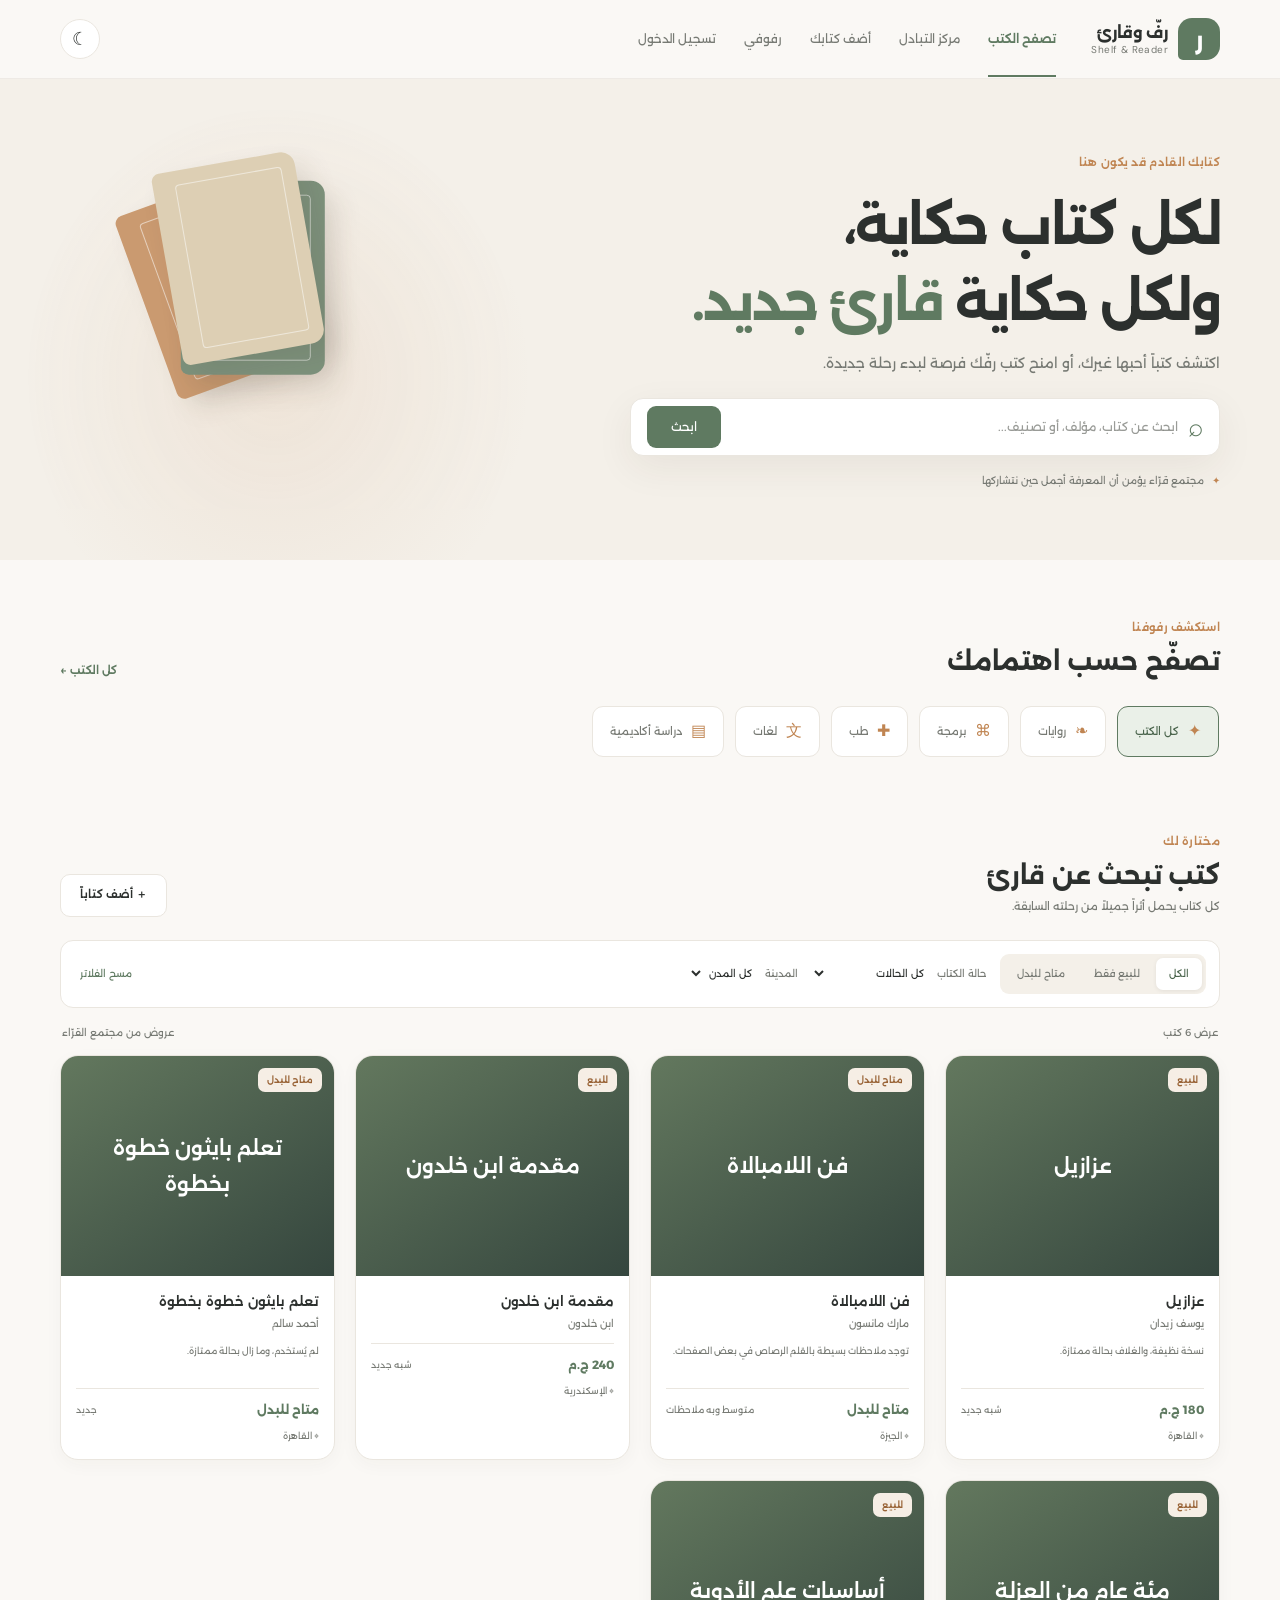
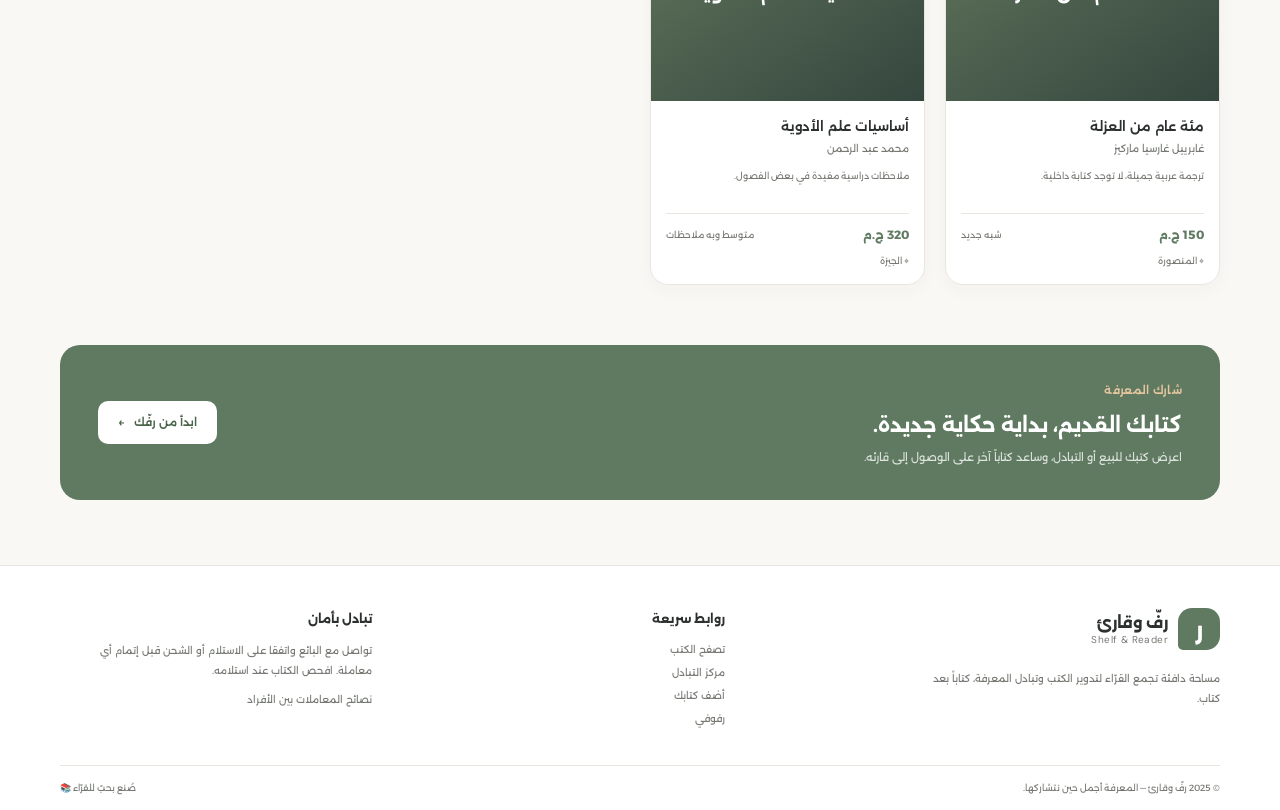
<file: index.html>
<!doctype html>
<html lang="ar" dir="rtl">
<head>
  <meta charset="utf-8">
  <meta name="viewport" content="width=device-width, initial-scale=1">
  <meta name="description" content="رفّ وقارئ، سوق مجتمعي لبيع الكتب المستعملة وتبادلها بين القراء والطلبة.">
  <title>رفّ وقارئ | كتب تستحق قارئاً جديداً</title>
  <link rel="stylesheet" href="css/style.css">
  <script src="js/app.js" defer></script>
</head>
<body data-page="home">
  <header class="site-header">
    <div class="container header-inner">
      <a class="brand" href="index.html" aria-label="رفّ وقارئ - الرئيسية"><span class="brand-mark" aria-hidden="true">ر</span><span><strong>رفّ وقارئ</strong><small>Shelf &amp; Reader</small></span></a>
      <button class="menu-toggle" type="button" aria-expanded="false" aria-label="فتح قائمة التنقل">☰</button>
      <nav class="main-nav" aria-label="التنقل الرئيسي">
        <a class="active" href="index.html">تصفح الكتب</a><a href="trade-center.html">مركز التبادل</a><a href="add-book.html">أضف كتابك</a><a href="my-shelf.html">رفوفي</a><a class="auth-nav-link" href="login.html">تسجيل الدخول</a>
      </nav>
      <button class="theme-toggle" type="button" aria-label="تفعيل الوضع الليلي" title="تبديل الوضع"><span aria-hidden="true">☾</span></button>
    </div>
  </header>
  <main>
    <section class="hero">
      <div class="container hero-content">
        <span class="eyebrow">كتابك القادم قد يكون هنا</span>
        <h1>لكل كتاب حكاية،<br>ولكل حكاية <em>قارئ جديد.</em></h1>
        <p>اكتشف كتباً أحبها غيرك، أو امنح كتب رفّك فرصة لبدء رحلة جديدة.</p>
        <form class="search-bar" role="search" id="search-form"><label class="sr-only" for="book-search">ابحث عن كتاب أو مؤلف</label><span aria-hidden="true">⌕</span><input id="book-search" type="search" placeholder="ابحث عن كتاب، مؤلف، أو تصنيف..."><button type="submit">ابحث</button></form>
        <div class="hero-note"><span aria-hidden="true">✦</span> مجتمع قرّاء يؤمن أن المعرفة أجمل حين نتشاركها</div>
      </div>
      <div class="hero-decoration" aria-hidden="true"><div class="book-stack"><span></span><span></span><span></span></div></div>
    </section>
    <section class="container section-block">
      <div class="section-heading"><div><span class="eyebrow">استكشف رفوفنا</span><h2>تصفّح حسب اهتمامك</h2></div><a class="text-link" href="#books-grid">كل الكتب <span aria-hidden="true">←</span></a></div>
      <div class="category-list" aria-label="الأقسام">
        <button class="category-chip active" type="button" data-category="الكل"><span>✦</span> كل الكتب</button>
        <button class="category-chip" type="button" data-category="روايات"><span>❧</span> روايات</button>
        <button class="category-chip" type="button" data-category="برمجة"><span>⌘</span> برمجة</button>
        <button class="category-chip" type="button" data-category="طب"><span>✚</span> طب</button>
        <button class="category-chip" type="button" data-category="لغات"><span>文</span> لغات</button>
        <button class="category-chip" type="button" data-category="دراسة أكاديمية"><span>▤</span> دراسة أكاديمية</button>
      </div>
    </section>
    <section class="container section-block listings-section" id="books">
      <div class="section-heading"><div><span class="eyebrow">مختارة لك</span><h2>كتب تبحث عن قارئ</h2><p class="muted">كل كتاب يحمل أثراً جميلاً من رحلته السابقة.</p></div><a class="button button-outline" href="add-book.html">＋ أضف كتاباً</a></div>
      <div class="filters-panel">
        <div class="segmented-filter" role="group" aria-label="نوع العرض">
          <button type="button" class="filter-option active" data-type="all">الكل</button><button type="button" class="filter-option" data-type="sale">للبيع فقط</button><button type="button" class="filter-option" data-type="trade">متاح للبدل</button>
        </div>
        <label class="filter-select">حالة الكتاب<select id="condition-filter"><option value="">كل الحالات</option><option>جديد</option><option>شبه جديد</option><option>متوسط وبه ملاحظات</option></select></label>
        <label class="filter-select">المدينة<select id="city-filter"><option value="">كل المدن</option><option>القاهرة</option><option>الجيزة</option><option>الإسكندرية</option><option>المنصورة</option><option>أخرى</option></select></label>
        <button class="clear-filters" id="clear-filters" type="button">مسح الفلاتر</button>
      </div>
      <div class="results-line"><span id="results-count" aria-live="polite"></span><span class="sort-note">عروض من مجتمع القرّاء</span></div>
      <div class="books-grid" id="books-grid" aria-live="polite"></div>
      <div class="empty-state hidden" id="empty-state"><span aria-hidden="true">⌕</span><h3>لم نعثر على كتب بهذه المواصفات</h3><p>جرّب تغيير كلمات البحث أو الفلاتر.</p><button class="button button-outline" id="empty-clear" type="button">عرض كل الكتب</button></div>
    </section>
    <section class="community-banner container"><div><span class="eyebrow">شارك المعرفة</span><h2>كتابك القديم، بداية حكاية جديدة.</h2><p>اعرض كتبك للبيع أو التبادل، وساعد كتاباً آخر على الوصول إلى قارئه.</p></div><a class="button button-light" href="add-book.html">ابدأ من رفّك <span aria-hidden="true">←</span></a></section>
  </main>
  <footer class="site-footer">
    <div class="container footer-grid"><div class="footer-about"><a class="brand brand-footer" href="index.html"><span class="brand-mark" aria-hidden="true">ر</span><span><strong>رفّ وقارئ</strong><small>Shelf &amp; Reader</small></span></a><p>مساحة دافئة تجمع القرّاء لتدوير الكتب وتبادل المعرفة، كتاباً بعد كتاب.</p></div><div><h2>روابط سريعة</h2><a href="index.html">تصفح الكتب</a><a href="trade-center.html">مركز التبادل</a><a href="add-book.html">أضف كتابك</a><a href="my-shelf.html">رفوفي</a></div><div><h2>تبادل بأمان</h2><p>تواصل مع البائع واتفقا على الاستلام أو الشحن قبل إتمام أي معاملة. افحص الكتاب عند استلامه.</p><a href="book-details.html">نصائح المعاملات بين الأفراد</a></div></div>
    <div class="container footer-bottom"><span>© 2025 رفّ وقارئ — المعرفة أجمل حين نتشاركها.</span><span>صُنع بحبّ للقرّاء 📚</span></div>
  </footer>
</body>
</html>
</file>
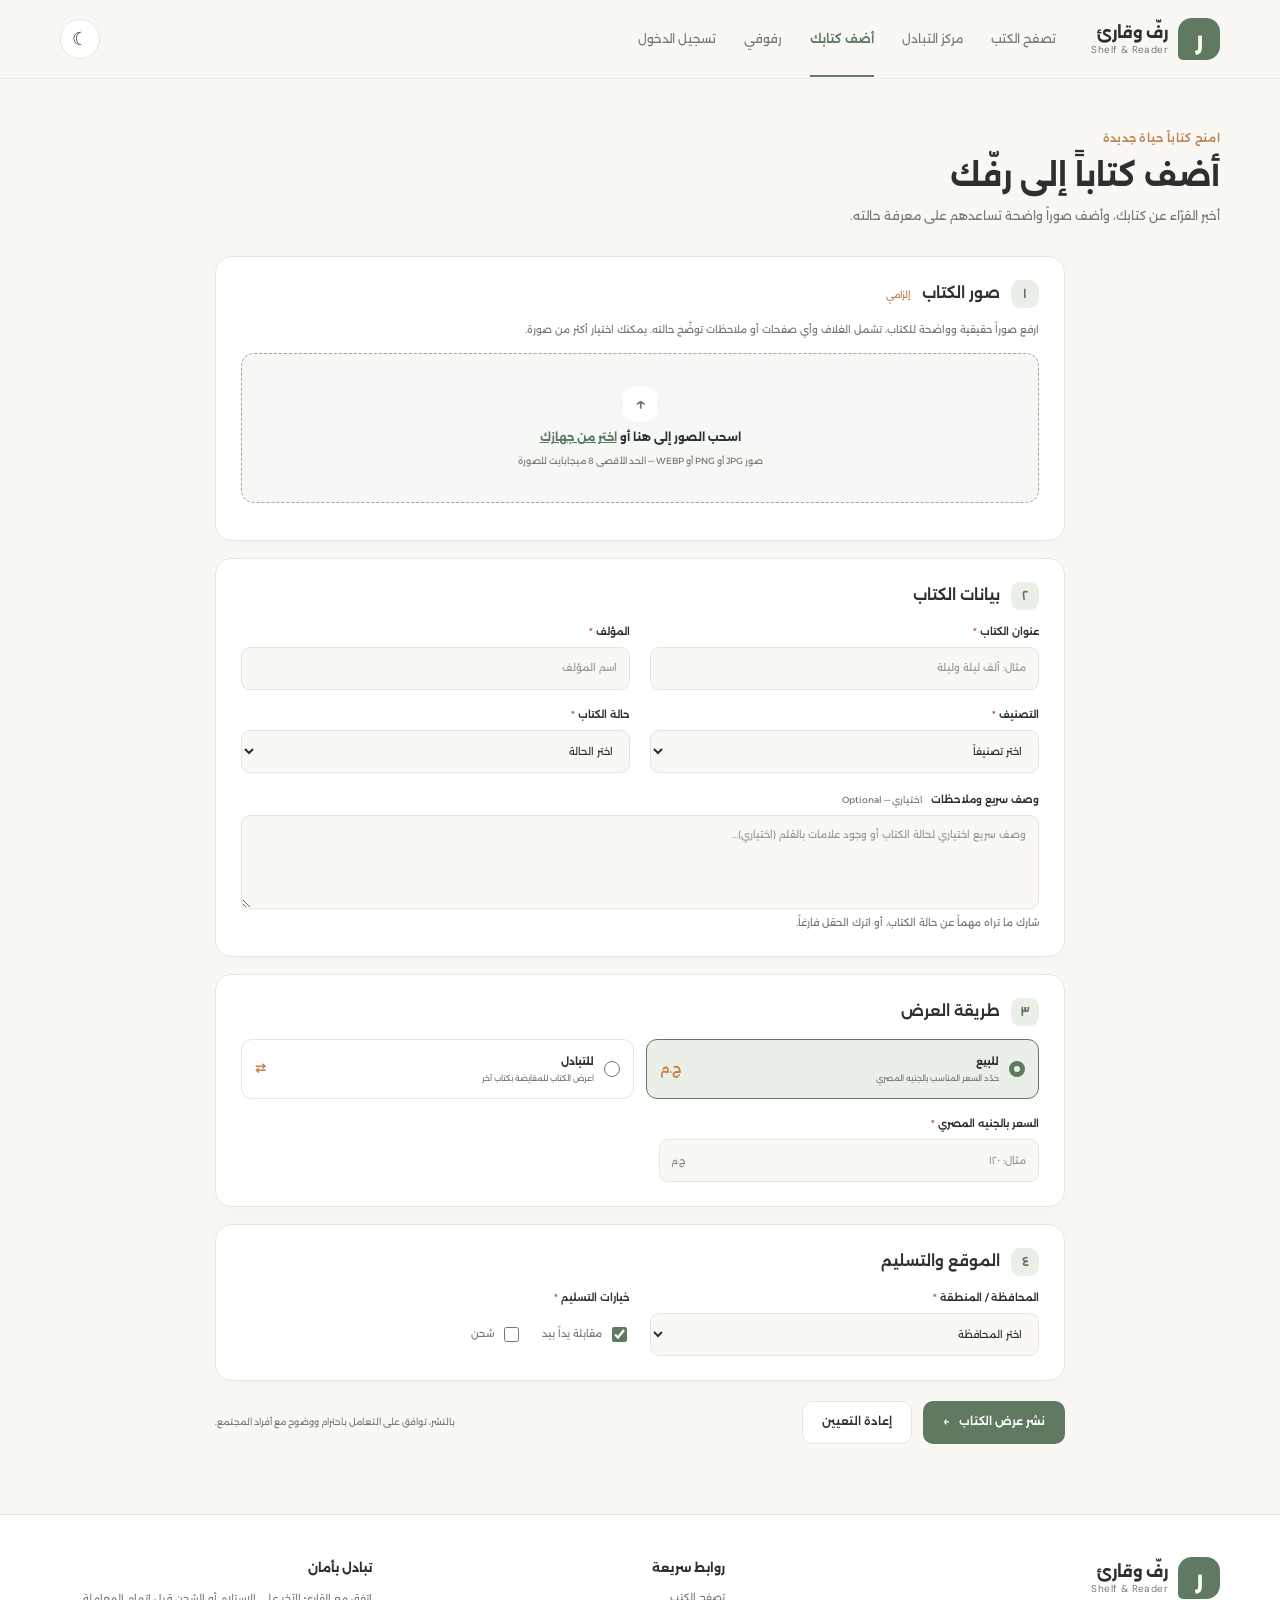
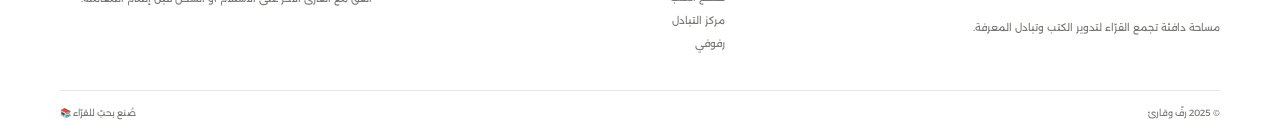
<file: add-book.html>
<!doctype html>
<html lang="ar" dir="rtl">
<head>
  <meta charset="utf-8"><meta name="viewport" content="width=device-width, initial-scale=1">
  <meta name="description" content="أضف كتاباً إلى رفّ وقارئ للبيع أو التبادل.">
  <title>أضف كتابك | رفّ وقارئ</title><link rel="stylesheet" href="css/style.css"><script src="js/app.js" defer></script>
</head>
<body data-page="add">
  <header class="site-header"><div class="container header-inner">
    <a class="brand" href="index.html" aria-label="رفّ وقارئ - الرئيسية"><span class="brand-mark" aria-hidden="true">ر</span><span><strong>رفّ وقارئ</strong><small>Shelf &amp; Reader</small></span></a><button class="menu-toggle" type="button" aria-expanded="false" aria-label="فتح قائمة التنقل">☰</button>
    <nav class="main-nav" aria-label="التنقل الرئيسي"><a href="index.html">تصفح الكتب</a><a href="trade-center.html">مركز التبادل</a><a class="active" href="add-book.html">أضف كتابك</a><a href="my-shelf.html">رفوفي</a><a class="auth-nav-link" href="login.html">تسجيل الدخول</a></nav><button class="theme-toggle" type="button" aria-label="تفعيل الوضع الليلي" title="تبديل الوضع"><span aria-hidden="true">☾</span></button>
  </div></header>
  <main class="container page-main">
    <div class="page-intro"><span class="eyebrow">امنح كتاباً حياة جديدة</span><h1>أضف كتاباً إلى رفّك</h1><p>أخبر القرّاء عن كتابك، وأضف صوراً واضحة تساعدهم على معرفة حالته.</p></div>
    <form class="listing-form" id="add-book-form" novalidate>
      <fieldset class="form-section">
        <legend><span class="step-number">١</span> صور الكتاب <span class="required-label">إلزامي</span></legend>
        <p class="field-help">ارفع صوراً حقيقية وواضحة للكتاب، تشمل الغلاف وأي صفحات أو ملاحظات توضّح حالته. يمكنك اختيار أكثر من صورة.</p>
        <label class="upload-zone" for="book-images" id="upload-zone"><span class="upload-icon" aria-hidden="true">↑</span><strong>اسحب الصور إلى هنا أو <span>اختر من جهازك</span></strong><small>صور JPG أو PNG أو WEBP — الحد الأقصى 8 ميجابايت للصورة</small></label>
        <input class="sr-only file-input" type="file" id="book-images" accept="image/*" multiple required>
        <p class="field-error hidden" id="images-error" role="alert">يرجى رفع صورة واحدة على الأقل للكتاب.</p>
        <div class="image-previews" id="image-previews" aria-live="polite"></div>
      </fieldset>
      <fieldset class="form-section">
        <legend><span class="step-number">٢</span> بيانات الكتاب</legend>
        <div class="form-grid">
          <div class="field"><label for="book-title">عنوان الكتاب <span class="required">*</span></label><input id="book-title" name="title" type="text" required maxlength="100" placeholder="مثال: ألف ليلة وليلة"><span class="field-error hidden">أدخل عنوان الكتاب.</span></div>
          <div class="field"><label for="book-author">المؤلف <span class="required">*</span></label><input id="book-author" name="author" type="text" required maxlength="80" placeholder="اسم المؤلف"><span class="field-error hidden">أدخل اسم المؤلف.</span></div>
          <div class="field"><label for="book-category">التصنيف <span class="required">*</span></label><select id="book-category" name="category" required><option value="">اختر تصنيفاً</option><option>روايات</option><option>برمجة</option><option>طب</option><option>لغات</option><option>دراسة أكاديمية</option><option>أخرى</option></select><span class="field-error hidden">اختر تصنيف الكتاب.</span></div>
          <div class="field"><label for="book-condition">حالة الكتاب <span class="required">*</span></label><select id="book-condition" name="condition" required><option value="">اختر الحالة</option><option>جديد</option><option>شبه جديد</option><option>متوسط وبه ملاحظات</option></select><span class="field-error hidden">اختر حالة الكتاب.</span></div>
        </div>
        <div class="field field-spaced"><label for="book-notes">وصف سريع وملاحظات <span class="optional-label">اختياري — Optional</span></label><textarea id="book-notes" name="notes" rows="4" maxlength="500" placeholder="وصف سريع اختياري لحالة الكتاب أو وجود علامات بالقلم (اختياري)..."></textarea><small class="field-help">شارك ما تراه مهماً عن حالة الكتاب، أو اترك الحقل فارغاً.</small></div>
      </fieldset>
      <fieldset class="form-section">
        <legend><span class="step-number">٣</span> طريقة العرض</legend>
        <div class="transaction-options" role="group" aria-label="نوع المعاملة">
          <label class="transaction-card"><input type="radio" name="transaction" value="sale" checked><span class="radio-custom"></span><span><strong>للبيع</strong><small>حدّد السعر المناسب بالجنيه المصري</small></span><span aria-hidden="true">ج.م</span></label>
          <label class="transaction-card"><input type="radio" name="transaction" value="trade"><span class="radio-custom"></span><span><strong>للتبادل</strong><small>اعرض الكتاب للمقايضة بكتاب آخر</small></span><span aria-hidden="true">⇄</span></label>
        </div>
        <div class="field transaction-field" id="price-field"><label for="book-price">السعر بالجنيه المصري <span class="required">*</span></label><div class="input-suffix"><input id="book-price" name="price" type="number" min="1" step="1" placeholder="مثال: ١٢٠"><span>ج.م</span></div><span class="field-error hidden">أدخل سعراً صحيحاً أكبر من صفر.</span></div>
        <div class="field transaction-field hidden" id="trade-field"><label for="trade-wanted">ما الكتب التي تقبلها كبديل؟ <span class="required">*</span></label><input id="trade-wanted" name="tradeWanted" type="text" maxlength="160" placeholder="مثال: روايات عربية أو كتب في علم النفس"><span class="field-error hidden">أخبر القرّاء بما تقبله كبديل.</span></div>
      </fieldset>
      <fieldset class="form-section">
        <legend><span class="step-number">٤</span> الموقع والتسليم</legend>
        <div class="form-grid">
          <div class="field"><label for="book-city">المحافظة / المنطقة <span class="required">*</span></label><select id="book-city" name="city" required><option value="">اختر المحافظة</option><option>القاهرة</option><option>الجيزة</option><option>الإسكندرية</option><option>المنصورة</option><option>أخرى</option></select><span class="field-error hidden">اختر المحافظة أو المنطقة.</span></div>
          <div class="field"><span class="field-label">خيارات التسليم <span class="required">*</span></span><div class="delivery-options"><label><input type="checkbox" name="delivery" value="مقابلة يداً بيد" checked> مقابلة يداً بيد</label><label><input type="checkbox" name="delivery" value="شحن"> شحن</label></div><span class="field-error hidden">اختر طريقة تسليم واحدة على الأقل.</span></div>
        </div>
      </fieldset>
      <div class="form-actions"><button class="button button-primary" type="submit">نشر عرض الكتاب <span aria-hidden="true">←</span></button><button class="button button-outline" type="reset">إعادة التعيين</button><span class="form-privacy">بالنشر، توافق على التعامل باحترام ووضوح مع أفراد المجتمع.</span></div>
    </form>
  </main>
  <footer class="site-footer"><div class="container footer-grid"><div class="footer-about"><a class="brand brand-footer" href="index.html"><span class="brand-mark" aria-hidden="true">ر</span><span><strong>رفّ وقارئ</strong><small>Shelf &amp; Reader</small></span></a><p>مساحة دافئة تجمع القرّاء لتدوير الكتب وتبادل المعرفة.</p></div><div><h2>روابط سريعة</h2><a href="index.html">تصفح الكتب</a><a href="trade-center.html">مركز التبادل</a><a href="my-shelf.html">رفوفي</a></div><div><h2>تبادل بأمان</h2><p>اتفق مع القارئ الآخر على الاستلام أو الشحن قبل إتمام المعاملة.</p></div></div><div class="container footer-bottom"><span>© 2025 رفّ وقارئ</span><span>صُنع بحبّ للقرّاء 📚</span></div></footer>
  <div class="toast" id="toast" role="status" aria-live="polite"></div>
</body>
</html>
</file>
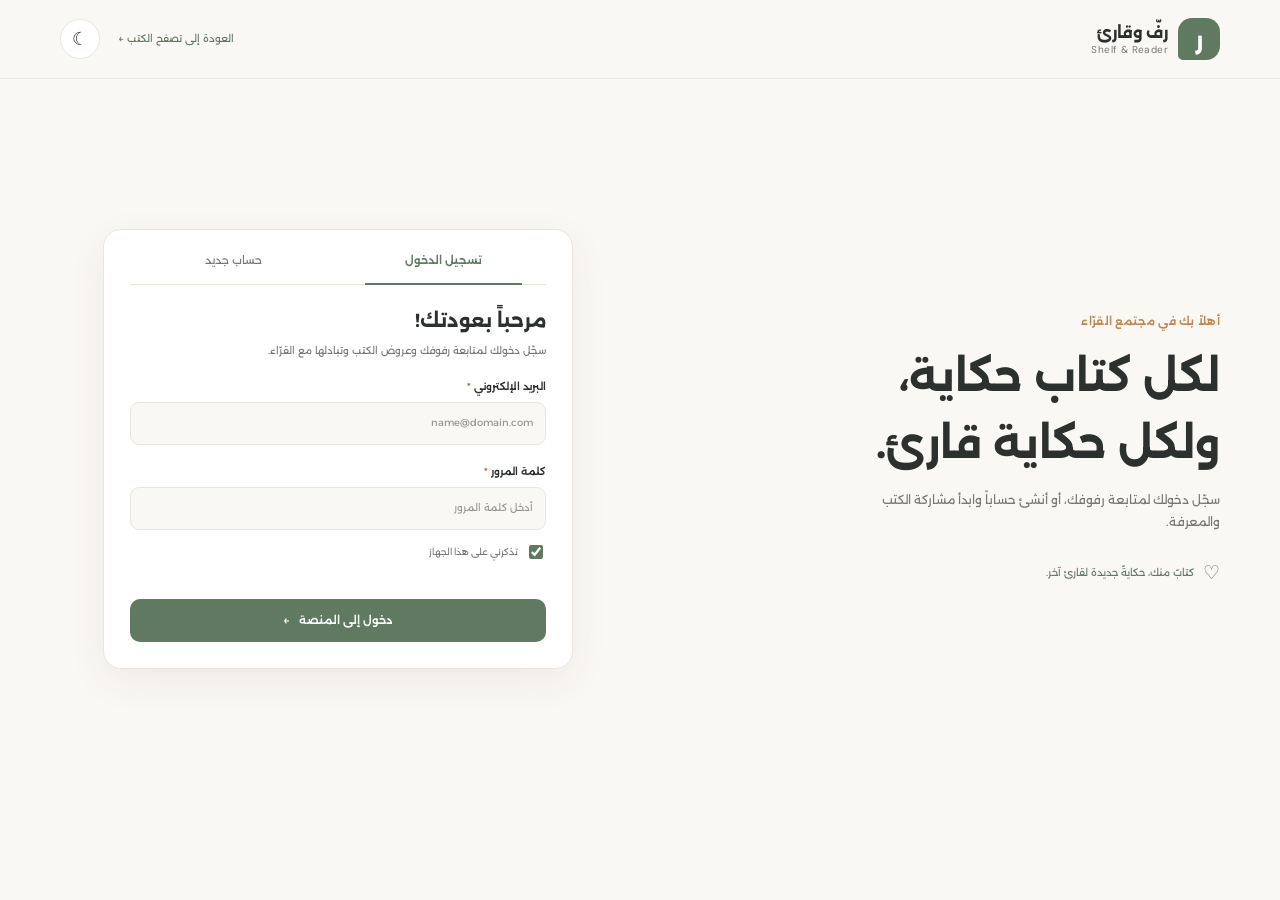
<file: login.html>
<!doctype html>
<html lang="ar" dir="rtl">
<head>
  <meta charset="utf-8">
  <meta name="viewport" content="width=device-width, initial-scale=1">
  <meta name="description" content="تسجيل الدخول وإنشاء حساب في منصة رفّ وقارئ.">
  <title>رفّ وقارئ | تسجيل الدخول وحساب جديد</title>
  <link rel="stylesheet" href="css/style.css">
  <script src="js/app.js" defer></script>
</head>
<body data-page="auth" class="auth-page">
  <header class="site-header">
    <div class="container header-inner auth-header-inner">
      <a class="brand" href="index.html" aria-label="رفّ وقارئ - الرئيسية"><span class="brand-mark" aria-hidden="true">ر</span><span><strong>رفّ وقارئ</strong><small>Shelf &amp; Reader</small></span></a>
      <a class="auth-home-link" href="index.html">العودة إلى تصفح الكتب <span aria-hidden="true">←</span></a>
      <button class="theme-toggle" type="button" aria-label="تفعيل الوضع الليلي" title="تبديل الوضع"><span aria-hidden="true">☾</span></button>
    </div>
  </header>

  <main class="container auth-wrapper">
    <div class="auth-aside">
      <span class="eyebrow">أهلاً بك في مجتمع القرّاء</span>
      <h1>لكل كتاب حكاية،<br>ولكل حكاية قارئ.</h1>
      <p>سجّل دخولك لمتابعة رفوفك، أو أنشئ حساباً وابدأ مشاركة الكتب والمعرفة.</p>
      <div class="auth-aside-note"><span aria-hidden="true">♡</span> كتابٌ منك، حكايةٌ جديدة لقارئ آخر.</div>
    </div>
    <div class="auth-card">
      <div class="auth-tabs" role="tablist" aria-label="تسجيل الدخول أو إنشاء حساب">
        <button type="button" class="auth-tab-btn active" id="tab-login" role="tab" aria-selected="true" aria-controls="login-panel">تسجيل الدخول</button>
        <button type="button" class="auth-tab-btn" id="tab-register" role="tab" aria-selected="false" aria-controls="register-panel">حساب جديد</button>
      </div>

      <section id="login-panel" role="tabpanel" aria-labelledby="tab-login" class="auth-panel">
        <div class="auth-header">
          <h2>مرحباً بعودتك!</h2>
          <p>سجّل دخولك لمتابعة رفوفك وعروض الكتب وتبادلها مع القرّاء.</p>
        </div>
        <form id="login-form" novalidate>
          <div class="field">
            <label for="login-email">البريد الإلكتروني <span class="required">*</span></label>
            <input type="email" id="login-email" placeholder="name@domain.com" required autocomplete="username">
            <span class="field-error hidden" role="alert">يرجى كتابة بريد إلكتروني صحيح.</span>
          </div>
          <div class="field field-spaced">
            <label for="login-password">كلمة المرور <span class="required">*</span></label>
            <input type="password" id="login-password" placeholder="أدخل كلمة المرور" required autocomplete="current-password">
            <span class="field-error hidden" role="alert">يرجى إدخال كلمة المرور.</span>
          </div>
          <div class="auth-actions-row">
            <label class="remember-me"><input type="checkbox" id="remember-me" checked><span>تذكرني على هذا الجهاز</span></label>
          </div>
          <button class="button button-primary auth-submit" type="submit">دخول إلى المنصة <span aria-hidden="true">←</span></button>
        </form>
      </section>

      <section id="register-panel" role="tabpanel" aria-labelledby="tab-register" class="auth-panel hidden">
        <div class="auth-header">
          <h2>انضم لمجتمع القرّاء</h2>
          <p>أنشئ حساباً وابدأ في عرض كتبك للبيع أو التبادل.</p>
        </div>
        <form id="register-form" novalidate>
          <div class="field">
            <label for="reg-name">الاسم الكامل <span class="required">*</span></label>
            <input type="text" id="reg-name" placeholder="مثال: خديجة علي" required maxlength="80" autocomplete="name">
            <span class="field-error hidden" role="alert">يرجى إدخال اسمك الكامل.</span>
          </div>
          <div class="field field-spaced">
            <label for="reg-email">البريد الإلكتروني <span class="required">*</span></label>
            <input type="email" id="reg-email" placeholder="name@domain.com" required maxlength="254" autocomplete="email">
            <span class="field-error hidden" role="alert">يرجى إدخال بريد إلكتروني صحيح.</span>
          </div>
          <div class="field field-spaced">
            <label for="reg-city">المدينة / المحافظة <span class="required">*</span></label>
            <select id="reg-city" required autocomplete="address-level1">
              <option value="">اختر مدينتك لتسهيل المقابلات</option>
              <option>القاهرة</option><option>الجيزة</option><option>الإسكندرية</option><option>المنصورة</option><option>أسوان</option><option>الأقصر</option><option>قنا</option><option>أخرى</option>
            </select>
            <span class="field-error hidden" role="alert">يرجى اختيار مدينتك.</span>
          </div>
          <div class="field field-spaced">
            <label for="reg-password">كلمة المرور <span class="required">*</span></label>
            <input type="password" id="reg-password" placeholder="على الأقل 8 خانات" required minlength="8" autocomplete="new-password">
            <span class="field-error hidden" role="alert">كلمة المرور يجب ألا تقل عن 8 خانات.</span>
          </div>
          <p class="auth-storage-note">هذا النموذج نسخة تجريبية تحفظ الحساب على هذا الجهاز فقط، ولا توفر مصادقة أو مزامنة عبر الإنترنت.</p>
          <button class="button button-primary auth-submit" type="submit">إنشاء الحساب ودخول المنصة <span aria-hidden="true">←</span></button>
        </form>
      </section>
    </div>
  </main>
  <div id="toast" class="toast" role="status" aria-live="polite"></div>
</body>
</html>
</file>
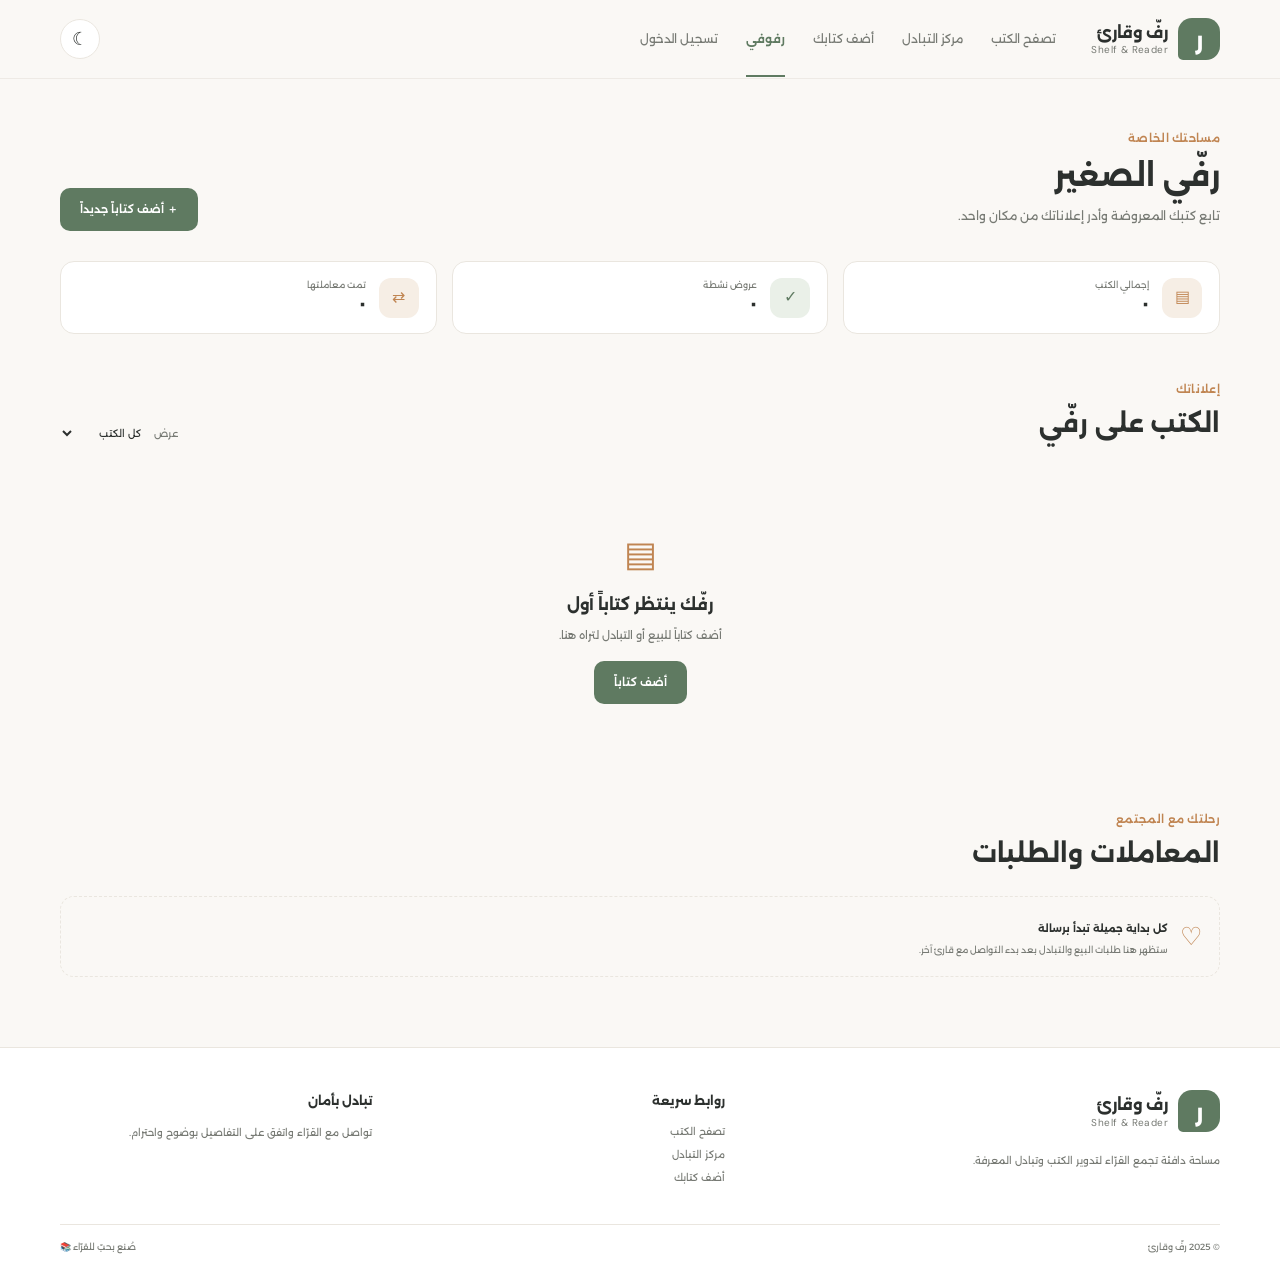
<file: my-shelf.html>
<!doctype html>
<html lang="ar" dir="rtl">
<head>
  <meta charset="utf-8"><meta name="viewport" content="width=device-width, initial-scale=1">
  <meta name="description" content="إدارة كتبك وإعلاناتك ومعاملاتك في رفّ وقارئ.">
  <title>رفوفي | رفّ وقارئ</title><link rel="stylesheet" href="css/style.css"><script src="js/app.js" defer></script>
</head>
<body data-page="shelf">
  <header class="site-header"><div class="container header-inner">
    <a class="brand" href="index.html" aria-label="رفّ وقارئ - الرئيسية"><span class="brand-mark" aria-hidden="true">ر</span><span><strong>رفّ وقارئ</strong><small>Shelf &amp; Reader</small></span></a><button class="menu-toggle" type="button" aria-expanded="false" aria-label="فتح قائمة التنقل">☰</button>
    <nav class="main-nav" aria-label="التنقل الرئيسي"><a href="index.html">تصفح الكتب</a><a href="trade-center.html">مركز التبادل</a><a href="add-book.html">أضف كتابك</a><a class="active" href="my-shelf.html">رفوفي</a><a class="auth-nav-link" href="login.html">تسجيل الدخول</a></nav><button class="theme-toggle" type="button" aria-label="تفعيل الوضع الليلي" title="تبديل الوضع"><span aria-hidden="true">☾</span></button>
  </div></header>
  <main class="container page-main">
    <div class="page-intro shelf-intro"><div><span class="eyebrow">مساحتك الخاصة</span><h1>رفّي الصغير</h1><p>تابع كتبك المعروضة وأدر إعلاناتك من مكان واحد.</p></div><a class="button button-primary" href="add-book.html">＋ أضف كتاباً جديداً</a></div>
    <section class="stats-grid" aria-label="ملخص رفّي"><article class="stat-card"><span class="stat-icon">▤</span><span class="stat-label">إجمالي الكتب</span><strong id="stat-total">٠</strong></article><article class="stat-card"><span class="stat-icon stat-sage">✓</span><span class="stat-label">عروض نشطة</span><strong id="stat-active">٠</strong></article><article class="stat-card"><span class="stat-icon stat-ochre">⇄</span><span class="stat-label">تمت معاملتها</span><strong id="stat-completed">٠</strong></article></section>
    <section class="section-block shelf-listings"><div class="section-heading"><div><span class="eyebrow">إعلاناتك</span><h2>الكتب على رفّي</h2></div><label class="filter-select">عرض<select id="shelf-filter"><option value="">كل الكتب</option><option value="active">عروض نشطة</option><option value="completed">تمت معاملتها</option></select></label></div><div class="shelf-table-wrap"><table class="shelf-table"><thead><tr><th scope="col">الكتاب</th><th scope="col">طريقة العرض</th><th scope="col">السعر / المطلوب</th><th scope="col">الحالة</th><th scope="col">إدارة</th></tr></thead><tbody id="shelf-book-list"></tbody></table></div><div class="shelf-cards" id="shelf-book-cards"></div><div class="empty-state hidden" id="shelf-empty"><span aria-hidden="true">▤</span><h3>رفّك ينتظر كتاباً أول</h3><p>أضف كتاباً للبيع أو التبادل لتراه هنا.</p><a href="add-book.html" class="button button-primary">أضف كتاباً</a></div></section>
    <section class="transactions-section"><div class="section-heading"><div><span class="eyebrow">رحلتك مع المجتمع</span><h2>المعاملات والطلبات</h2></div></div><div id="requests-list"></div><div class="transaction-placeholder" id="requests-empty"><span aria-hidden="true">♡</span><div><strong>كل بداية جميلة تبدأ برسالة</strong><p>ستظهر هنا طلبات البيع والتبادل بعد بدء التواصل مع قارئ آخر.</p></div></div></section>
  </main>
  <footer class="site-footer"><div class="container footer-grid"><div class="footer-about"><a class="brand brand-footer" href="index.html"><span class="brand-mark" aria-hidden="true">ر</span><span><strong>رفّ وقارئ</strong><small>Shelf &amp; Reader</small></span></a><p>مساحة دافئة تجمع القرّاء لتدوير الكتب وتبادل المعرفة.</p></div><div><h2>روابط سريعة</h2><a href="index.html">تصفح الكتب</a><a href="trade-center.html">مركز التبادل</a><a href="add-book.html">أضف كتابك</a></div><div><h2>تبادل بأمان</h2><p>تواصل مع القرّاء واتفق على التفاصيل بوضوح واحترام.</p></div></div><div class="container footer-bottom"><span>© 2025 رفّ وقارئ</span><span>صُنع بحبّ للقرّاء 📚</span></div></footer>
  <div class="toast" id="toast" role="status" aria-live="polite"></div>
</body>
</html>
</file>
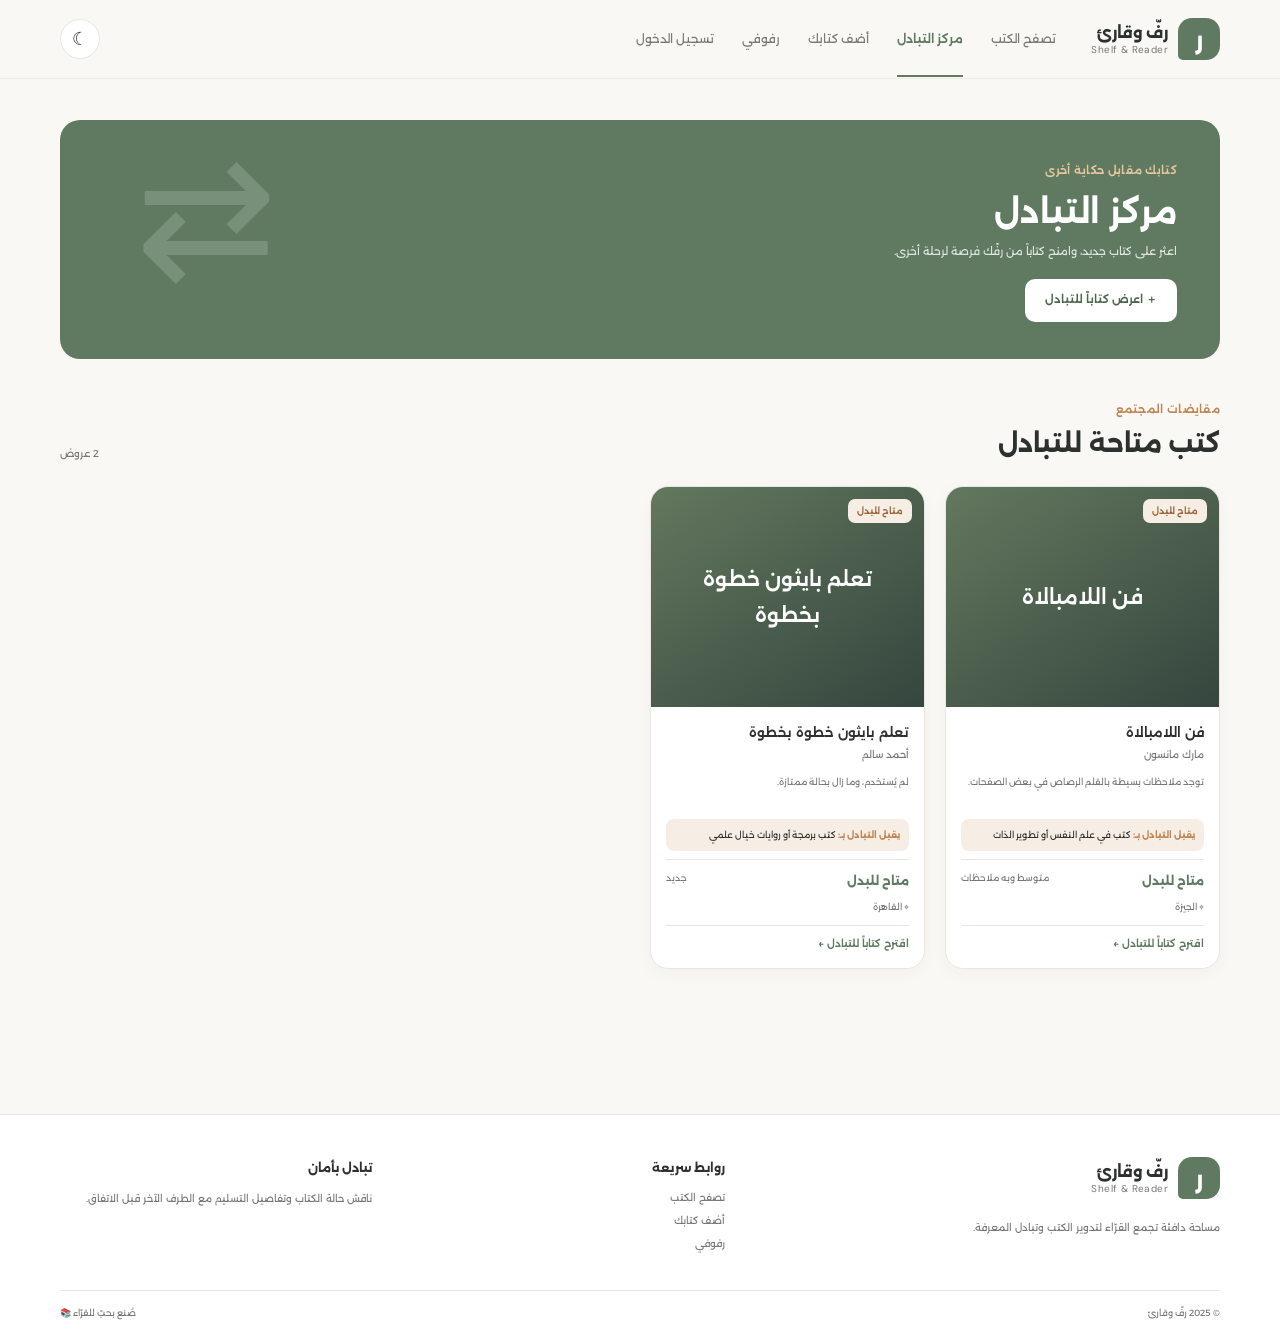
<file: trade-center.html>
<!doctype html>
<html lang="ar" dir="rtl">
<head>
  <meta charset="utf-8"><meta name="viewport" content="width=device-width, initial-scale=1">
  <meta name="description" content="اكتشف عروض تبادل الكتب واطلب المقايضة مع قارئ آخر.">
  <title>مركز التبادل | رفّ وقارئ</title><link rel="stylesheet" href="css/style.css"><script src="js/app.js" defer></script>
</head>
<body data-page="trade">
  <header class="site-header"><div class="container header-inner">
    <a class="brand" href="index.html" aria-label="رفّ وقارئ - الرئيسية"><span class="brand-mark" aria-hidden="true">ر</span><span><strong>رفّ وقارئ</strong><small>Shelf &amp; Reader</small></span></a><button class="menu-toggle" type="button" aria-expanded="false" aria-label="فتح قائمة التنقل">☰</button>
    <nav class="main-nav" aria-label="التنقل الرئيسي"><a href="index.html">تصفح الكتب</a><a class="active" href="trade-center.html">مركز التبادل</a><a href="add-book.html">أضف كتابك</a><a href="my-shelf.html">رفوفي</a><a class="auth-nav-link" href="login.html">تسجيل الدخول</a></nav><button class="theme-toggle" type="button" aria-label="تفعيل الوضع الليلي" title="تبديل الوضع"><span aria-hidden="true">☾</span></button>
  </div></header>
  <main class="container page-main">
    <section class="trade-hero"><span class="eyebrow">كتابك مقابل حكاية أخرى</span><h1>مركز التبادل</h1><p>اعثر على كتاب جديد، وامنح كتاباً من رفّك فرصة لرحلة أخرى.</p><a class="button button-light" href="add-book.html">＋ اعرض كتاباً للتبادل</a><span class="trade-ornament" aria-hidden="true">⇄</span></section>
    <section class="section-block trade-listings"><div class="section-heading"><div><span class="eyebrow">مقايضات المجتمع</span><h2>كتب متاحة للتبادل</h2></div><span class="listing-total" id="trade-count"></span></div><div class="books-grid" id="trade-grid" aria-live="polite"></div><div class="empty-state hidden" id="trade-empty"><span aria-hidden="true">⇄</span><h3>لا توجد عروض تبادل بعد</h3><p>كن أول من يضيف كتاباً إلى مركز التبادل.</p><a href="add-book.html" class="button button-primary">أضف كتاباً</a></div></section>
  </main>
  <footer class="site-footer"><div class="container footer-grid"><div class="footer-about"><a class="brand brand-footer" href="index.html"><span class="brand-mark" aria-hidden="true">ر</span><span><strong>رفّ وقارئ</strong><small>Shelf &amp; Reader</small></span></a><p>مساحة دافئة تجمع القرّاء لتدوير الكتب وتبادل المعرفة.</p></div><div><h2>روابط سريعة</h2><a href="index.html">تصفح الكتب</a><a href="add-book.html">أضف كتابك</a><a href="my-shelf.html">رفوفي</a></div><div><h2>تبادل بأمان</h2><p>ناقش حالة الكتاب وتفاصيل التسليم مع الطرف الآخر قبل الاتفاق.</p></div></div><div class="container footer-bottom"><span>© 2025 رفّ وقارئ</span><span>صُنع بحبّ للقرّاء 📚</span></div></footer>
  <dialog class="action-dialog" id="action-dialog" aria-labelledby="dialog-title"><form method="dialog" class="dialog-close-form"><button class="icon-button" aria-label="إغلاق" value="cancel">×</button></form><div class="dialog-icon" aria-hidden="true">⇄</div><h2 id="dialog-title">اطلب التبادل</h2><p id="dialog-message">أرسل اقتراحك للبائع للتنسيق حول المقايضة.</p><label for="buyer-message">ما الكتاب الذي تعرضه؟</label><textarea id="buyer-message" rows="3" placeholder="أخبر القارئ الآخر عن الكتاب الذي ترغب في مبادلته..."></textarea><button type="button" class="button button-primary dialog-send" id="dialog-send">إرسال طلب التبادل</button></dialog>
  <div class="toast" id="toast" role="status" aria-live="polite"></div>
</body>
</html>
</file>
<file: css/style.css>
@import url('https://fonts.googleapis.com/css2?family=Alexandria:wght@300;400;500;600;700&family=DM+Sans:wght@400;500;600;700&display=swap');

:root {
  color-scheme: light;
  --page: #FAF8F5;
  --surface: #FFFFFF;
  --surface-soft: #F4F0E9;
  --text: #2C302E;
  --muted: #777A74;
  --line: #EAE6DF;
  --sage: #5F7A61;
  --sage-dark: #4B654D;
  --sage-soft: #EAF0E8;
  --ochre: #C08552;
  --ochre-soft: #F6EEE5;
  --shadow: 0 12px 38px rgba(58, 49, 37, .065);
  --radius: 18px;
}

[data-theme="dark"] {
  color-scheme: dark;
  --page: #1F2221;
  --surface: #292D2B;
  --surface-soft: #323735;
  --text: #F1EEE8;
  --muted: #B2B4AE;
  --line: #414643;
  --sage: #91AA91;
  --sage-dark: #A7BBA3;
  --sage-soft: #354139;
  --ochre: #D7A574;
  --ochre-soft: #453A30;
  --shadow: 0 12px 38px rgba(0, 0, 0, .18);
}

* { box-sizing: border-box; }
html { scroll-behavior: smooth; }
body { margin: 0; background: var(--page); color: var(--text); font-family: "Alexandria", "DM Sans", sans-serif; font-size: 14px; line-height: 1.8; transition: background .2s, color .2s; }
button, input, select, textarea { font: inherit; }
button, a { -webkit-tap-highlight-color: transparent; }
button { color: inherit; }
a { color: inherit; text-decoration: none; }
img { display: block; max-width: 100%; }
.container { width: min(1160px, calc(100% - 48px)); margin-inline: auto; }
.sr-only { position: absolute; width: 1px; height: 1px; padding: 0; margin: -1px; overflow: hidden; clip: rect(0,0,0,0); white-space: nowrap; border: 0; }
.hidden { display: none !important; }
.muted { color: var(--muted); }

.site-header { position: sticky; z-index: 20; top: 0; background: color-mix(in srgb, var(--page) 94%, transparent); border-bottom: 1px solid color-mix(in srgb, var(--line) 75%, transparent); backdrop-filter: blur(14px); }
.header-inner { min-height: 78px; display: flex; align-items: center; gap: 35px; }
.brand { display: inline-flex; align-items: center; gap: 10px; flex-shrink: 0; }
.brand-mark { width: 42px; height: 42px; display: grid; place-items: center; border-radius: 14px 14px 14px 5px; background: var(--sage); color: #fff; font-size: 24px; font-weight: 700; }
.brand strong, .brand small { display: block; line-height: 1.35; }
.brand strong { font-size: 16px; }
.brand small { color: var(--muted); font: 10px "DM Sans", sans-serif; letter-spacing: .4px; }
.main-nav { display: flex; gap: 28px; align-items: center; flex: 1; }
.main-nav a { position: relative; color: var(--muted); font-size: 12px; transition: color .2s; }
.main-nav a:hover, .main-nav a.active { color: var(--sage); }
.main-nav a.active { font-weight: 600; }
.main-nav a.active::after { position: absolute; content: ""; height: 2px; background: var(--sage); bottom: -27px; right: 0; left: 0; }
.theme-toggle, .menu-toggle, .icon-button { display: grid; place-items: center; border: 1px solid var(--line); background: var(--surface); cursor: pointer; }
.theme-toggle { width: 40px; height: 40px; border-radius: 50%; font-size: 18px; }
.menu-toggle { display: none; width: 40px; height: 40px; border-radius: 12px; }

.hero { position: relative; overflow: hidden; min-height: 426px; display: flex; align-items: center; background: var(--surface-soft); }
.hero-content { position: relative; z-index: 1; padding-block: 70px; }
.eyebrow { color: var(--ochre); font-size: 11px; font-weight: 600; letter-spacing: .3px; }
.hero h1 { margin: 14px 0 12px; font-size: clamp(32px, 5vw, 52px); line-height: 1.45; letter-spacing: -1.5px; }
.hero h1 em { color: var(--sage); font-style: normal; }
.hero-content > p { margin: 0 0 22px; color: var(--muted); font-size: 14px; }
.search-bar { display: flex; align-items: center; max-width: 590px; height: 58px; padding: 5px 7px 5px 16px; background: var(--surface); border: 1px solid var(--line); border-radius: 13px; box-shadow: var(--shadow); }
.search-bar > span { padding-inline: 8px; color: var(--sage); font-size: 26px; }
.search-bar input { min-width: 0; flex: 1; border: 0; outline: 0; background: transparent; color: var(--text); font-size: 12px; }
.search-bar button { border: 0; border-radius: 9px; padding: 10px 24px; background: var(--sage); color: #fff; cursor: pointer; font-size: 12px; }
.hero-note { margin-top: 16px; color: var(--muted); font-size: 10px; }
.hero-note span { color: var(--ochre); margin-left: 5px; }
.hero-decoration { position: absolute; width: 43%; height: 100%; left: 0; top: 0; opacity: .8; pointer-events: none; background: radial-gradient(ellipse at 50% 62%, color-mix(in srgb, var(--ochre) 15%, transparent), transparent 66%); }
.book-stack { position: absolute; top: 96px; left: 19%; width: 190px; height: 244px; transform: rotate(-9deg); }
.book-stack span { position: absolute; display: block; width: 144px; height: 194px; border-radius: 8px 14px 14px 8px; box-shadow: 12px 14px 26px rgba(56,44,31,.14); }
.book-stack span:nth-child(1) { background: #C08552; transform: rotate(-11deg) translate(-10px, 14px); }
.book-stack span:nth-child(2) { background: #5F7A61; transform: rotate(9deg) translate(34px, 9px); }
.book-stack span:nth-child(3) { background: #D8C8A8; transform: rotate(-1deg) translate(21px, -7px); }
.book-stack span::after { content: ""; position: absolute; inset: 14px 14px 14px 22px; border: 1px solid rgba(255,255,255,.55); border-radius: 4px; }

.section-block { padding-block: 54px 8px; }
.section-heading { display: flex; justify-content: space-between; align-items: end; gap: 20px; margin-bottom: 23px; }
.section-heading h2, .page-intro h1, .trade-hero h1 { margin: 3px 0 0; font-size: 25px; line-height: 1.55; }
.section-heading p { margin: 2px 0 0; color: var(--muted); font-size: 11px; }
.text-link { color: var(--sage); font-size: 11px; font-weight: 600; white-space: nowrap; }
.category-list { display: flex; gap: 11px; overflow-x: auto; padding: 2px 1px 7px; scrollbar-width: thin; }
.category-chip { flex: 0 0 auto; display: inline-flex; align-items: center; gap: 9px; border: 1px solid var(--line); border-radius: 11px; padding: 10px 17px; background: var(--surface); color: var(--muted); cursor: pointer; font-size: 11px; transition: .2s; }
.category-chip span { color: var(--ochre); font-size: 16px; }
.category-chip:hover, .category-chip.active { border-color: var(--sage); background: var(--sage-soft); color: var(--sage-dark); }
.listings-section { padding-top: 56px; padding-bottom: 60px; }
.button { display: inline-flex; align-items: center; justify-content: center; gap: 9px; min-height: 43px; padding: 10px 19px; border: 1px solid transparent; border-radius: 10px; cursor: pointer; font-size: 11px; font-weight: 600; transition: transform .18s, background .18s; }
.button:hover { transform: translateY(-1px); }
.button-primary { background: var(--sage); color: #fff; }
.button-primary:hover { background: var(--sage-dark); }
.button-outline { border-color: var(--line); background: var(--surface); color: var(--text); }
.button-outline:hover { border-color: var(--sage); color: var(--sage); }
.button-light { background: var(--surface); color: var(--sage-dark); }
.filters-panel { display: flex; align-items: center; flex-wrap: wrap; gap: 14px; border: 1px solid var(--line); border-radius: 13px; padding: 13px; background: var(--surface); }
.segmented-filter { display: flex; gap: 3px; padding: 4px; border-radius: 9px; background: var(--surface-soft); }
.filter-option { border: 0; border-radius: 7px; padding: 7px 13px; background: transparent; color: var(--muted); cursor: pointer; font-size: 10px; }
.filter-option.active { background: var(--surface); color: var(--sage-dark); box-shadow: 0 1px 4px rgba(0,0,0,.07); }
.filter-select { display: inline-flex; align-items: center; gap: 9px; color: var(--muted); font-size: 10px; }
.filter-select select { max-width: 150px; border: 0; outline: 0; background: transparent; color: var(--text); cursor: pointer; font-size: 10px; }
.clear-filters { margin-inline-start: auto; border: 0; background: transparent; color: var(--sage); cursor: pointer; font-size: 10px; }
.results-line { display: flex; justify-content: space-between; padding: 16px 2px 13px; color: var(--muted); font-size: 10px; }
.books-grid { display: grid; grid-template-columns: repeat(4, minmax(0,1fr)); gap: 20px; }
.book-card { overflow: hidden; min-width: 0; border: 1px solid var(--line); border-radius: var(--radius); background: var(--surface); box-shadow: 0 5px 18px rgba(58,49,37,.035); transition: transform .2s, box-shadow .2s; }
.book-card:hover { transform: translateY(-4px); box-shadow: var(--shadow); }
.book-cover-link { display: block; position: relative; overflow: hidden; height: 220px; background: var(--surface-soft); }
.book-cover { width: 100%; height: 100%; object-fit: cover; }
.cover-placeholder { width: 100%; height: 100%; display: grid; place-items: center; color: white; text-align: center; font-size: 20px; font-weight: 600; padding: 24px; background: linear-gradient(145deg, #63785E, #35463E); }
.cover-placeholder.tone-2 { background: linear-gradient(145deg,#C08552,#8D5938); }
.cover-placeholder.tone-3 { background: linear-gradient(145deg,#7C8491,#454B58); }
.cover-placeholder.tone-4 { background: linear-gradient(145deg,#B6936D,#766044); }
.cover-placeholder.tone-5 { background: linear-gradient(145deg,#76928E,#405C59); }
.cover-placeholder.tone-6 { background: linear-gradient(145deg,#BA7A65,#784D4C); }
.book-badge { position: absolute; top: 12px; right: 12px; padding: 4px 9px; border-radius: 7px; background: var(--ochre-soft); color: #996336; font-size: 9px; font-weight: 600; }
[data-theme="dark"] .book-badge { color: var(--ochre); }
.book-card-body { padding: 14px 15px 15px; }
.book-title { display: block; overflow: hidden; margin: 0; color: var(--text); font-size: 13px; font-weight: 600; text-overflow: ellipsis; white-space: nowrap; }
.book-author { margin: 2px 0 10px; color: var(--muted); font-size: 10px; }
.book-notes { display: -webkit-box; overflow: hidden; min-height: 35px; margin: 0 0 10px; color: var(--muted); font-size: 9px; line-height: 1.8; -webkit-line-clamp: 2; -webkit-box-orient: vertical; }
.book-meta { display: flex; align-items: center; justify-content: space-between; gap: 6px; border-top: 1px solid var(--line); padding-top: 10px; }
.book-price { color: var(--sage); font-size: 12px; font-weight: 700; white-space: nowrap; }
.book-condition { color: var(--muted); font-size: 9px; }
.book-city { display: block; margin-top: 7px; color: var(--muted); font-size: 9px; }
.card-action { display: block; margin-top: 10px; border-top: 1px solid var(--line); padding-top: 9px; color: var(--sage); font-size: 10px; font-weight: 600; }
.empty-state { padding: 56px 20px; text-align: center; color: var(--muted); }
.empty-state > span { display: block; color: var(--ochre); font-size: 35px; }
.empty-state h3 { margin: 6px 0; color: var(--text); font-size: 16px; }
.empty-state p { margin: 0 0 16px; font-size: 11px; }
.community-banner { display: flex; align-items: center; justify-content: space-between; gap: 20px; margin-bottom: 65px; padding: 32px 38px; border-radius: 20px; background: var(--sage); color: #fff; }
.community-banner .eyebrow { color: #E5C69E; }
.community-banner h2 { margin: 5px 0; font-size: 20px; }
.community-banner p { margin: 0; color: rgba(255,255,255,.78); font-size: 11px; }

.site-footer { border-top: 1px solid var(--line); background: var(--surface); }
.footer-grid { display: grid; grid-template-columns: 1.5fr 1fr 1.1fr; gap: 70px; padding-block: 42px 32px; }
.footer-about p, .footer-grid > div:last-child p { max-width: 310px; color: var(--muted); font-size: 10px; line-height: 2; }
.brand-footer { margin-bottom: 9px; }
.footer-grid h2 { margin: 0 0 11px; font-size: 12px; }
.footer-grid > div:not(:first-child) > a { display: block; margin: 5px 0; color: var(--muted); font-size: 10px; }
.footer-grid > div:not(:first-child) > a:hover { color: var(--sage); }
.footer-bottom { display: flex; justify-content: space-between; gap: 20px; border-top: 1px solid var(--line); padding-block: 14px; color: var(--muted); font-size: 9px; }

.page-main { min-height: 55vh; padding-block: 27px 70px; }
.breadcrumbs { display: flex; gap: 9px; margin-bottom: 26px; color: var(--muted); font-size: 10px; }
.breadcrumbs a { color: var(--sage); }
.page-intro { margin: 19px 0 30px; }
.page-intro h1 { font-size: 30px; }
.page-intro p { margin: 5px 0; color: var(--muted); font-size: 12px; }
.listing-form { max-width: 850px; margin-inline: auto; }
.form-section { min-width: 0; margin: 0 0 17px; border: 1px solid var(--line); border-radius: 16px; padding: 22px 25px 24px; background: var(--surface); box-shadow: 0 4px 16px rgba(58,49,37,.025); }
.form-section legend { float: right; width: 100%; margin-bottom: 13px; padding: 0; font-size: 15px; font-weight: 600; }
.form-section legend + * { clear: both; }
.step-number { display: inline-grid; place-items: center; width: 28px; height: 28px; margin-left: 7px; border-radius: 9px; background: var(--sage-soft); color: var(--sage); font-size: 12px; }
.required-label { margin-right: 8px; color: var(--ochre); font-size: 9px; font-weight: 500; }
.required { color: #B7634E; }
.optional-label { display: inline-block; margin-right: 6px; color: var(--muted); font-size: 9px; font-weight: 400; }
.field-help { margin: 0 0 14px; color: var(--muted); font-size: 10px; }
.upload-zone { min-height: 150px; display: flex; flex-direction: column; align-items: center; justify-content: center; gap: 5px; border: 1.5px dashed color-mix(in srgb, var(--sage) 55%, var(--line)); border-radius: 13px; background: color-mix(in srgb, var(--sage-soft) 46%, var(--surface)); cursor: pointer; text-align: center; transition: border .2s, background .2s; }
.upload-zone:hover, .upload-zone.drag-over { border-color: var(--sage); background: var(--sage-soft); }
.upload-icon { width: 34px; height: 34px; display: grid; place-items: center; margin-bottom: 2px; border-radius: 11px; background: var(--surface); color: var(--sage); font-size: 19px; }
.upload-zone strong { font-size: 11px; }
.upload-zone strong span { color: var(--sage); text-decoration: underline; }
.upload-zone small { color: var(--muted); font-size: 9px; }
.image-previews { display: grid; grid-template-columns: repeat(auto-fill, minmax(105px,1fr)); gap: 12px; margin-top: 13px; }
.preview-item { position: relative; overflow: hidden; height: 112px; border: 1px solid var(--line); border-radius: 10px; background: var(--surface-soft); }
.preview-item img { width: 100%; height: 100%; object-fit: cover; }
.preview-remove { position: absolute; top: 5px; left: 5px; width: 25px; height: 25px; display: grid; place-items: center; border: 0; border-radius: 50%; background: rgba(31,34,33,.78); color: white; cursor: pointer; font-size: 16px; }
.preview-name { position: absolute; right: 0; bottom: 0; left: 0; overflow: hidden; padding: 12px 6px 4px; background: linear-gradient(transparent,rgba(0,0,0,.65)); color: white; font-size: 8px; text-overflow: ellipsis; white-space: nowrap; }
.field-error { display: block; margin-top: 5px; color: #B7634E; font-size: 9px; }
.form-grid { display: grid; grid-template-columns: repeat(2, minmax(0,1fr)); gap: 16px 20px; }
.field { display: flex; flex-direction: column; min-width: 0; }
.field > label, .field-label { margin-bottom: 6px; font-size: 10px; font-weight: 600; }
.field input, .field select, .field textarea, .action-dialog textarea { width: 100%; min-height: 43px; border: 1px solid var(--line); border-radius: 9px; padding: 10px 12px; outline: 0; background: var(--page); color: var(--text); font-size: 10px; transition: border .2s, box-shadow .2s; }
.field textarea, .action-dialog textarea { resize: vertical; }
.field input:focus, .field select:focus, .field textarea:focus, .action-dialog textarea:focus { border-color: var(--sage); box-shadow: 0 0 0 3px color-mix(in srgb, var(--sage) 12%, transparent); }
.field .invalid { border-color: #B7634E; }
.field input::placeholder, .field textarea::placeholder, .search-bar input::placeholder { color: color-mix(in srgb, var(--muted) 75%, transparent); }
.field-spaced { margin-top: 18px; }
.field-spaced .field-help { margin-top: 5px; margin-bottom: 0; }
.transaction-options { display: grid; grid-template-columns: 1fr 1fr; gap: 12px; margin: 0 0 16px; }
.transaction-card { display: flex; align-items: center; gap: 10px; border: 1px solid var(--line); border-radius: 11px; padding: 13px; cursor: pointer; }
.transaction-card:has(input:checked) { border-color: var(--sage); background: var(--sage-soft); }
.transaction-card input { position: absolute; opacity: 0; }
.radio-custom { width: 16px; height: 16px; border: 1px solid var(--muted); border-radius: 50%; }
.transaction-card input:checked + .radio-custom { border: 5px solid var(--sage); }
.transaction-card strong, .transaction-card small { display: block; }
.transaction-card strong { font-size: 10px; }
.transaction-card small { color: var(--muted); font-size: 8px; }
.transaction-card > span:last-child { margin-inline-start: auto; color: var(--ochre); font-size: 13px; font-weight: 600; }
.transaction-field { max-width: 380px; }
.input-suffix { position: relative; }
.input-suffix input { padding-left: 48px; }
.input-suffix > span { position: absolute; top: 50%; left: 12px; transform: translateY(-50%); color: var(--muted); font-size: 9px; }
.delivery-options { display: flex; flex-wrap: wrap; gap: 20px; min-height: 43px; align-items: center; }
.delivery-options label { display: flex; align-items: center; gap: 6px; color: var(--muted); font-size: 10px; }
.delivery-options input { width: 15px; min-height: auto; height: 15px; accent-color: var(--sage); }
.form-actions { display: flex; align-items: center; flex-wrap: wrap; gap: 11px; padding-top: 3px; }
.form-privacy { margin-inline-start: auto; color: var(--muted); font-size: 9px; }
.toast { position: fixed; z-index: 40; right: 50%; bottom: 24px; transform: translate(50%, 20px); max-width: min(500px, calc(100% - 32px)); padding: 12px 20px; border: 1px solid var(--line); border-radius: 11px; background: var(--surface); box-shadow: var(--shadow); color: var(--text); opacity: 0; pointer-events: none; transition: .25s; font-size: 11px; }
.toast.show { transform: translate(50%, 0); opacity: 1; }

.trade-hero { position: relative; overflow: hidden; margin-top: 14px; border-radius: 20px; padding: 37px 43px; background: var(--sage); color: white; }
.trade-hero .eyebrow { color: #E5C69E; }
.trade-hero h1 { margin: 5px 0; font-size: 32px; }
.trade-hero p { max-width: 470px; margin: 0 0 17px; color: rgba(255,255,255,.8); font-size: 11px; }
.trade-ornament { position: absolute; top: 13px; left: 75px; color: rgba(255,255,255,.16); font: 170px/1 "DM Sans", sans-serif; }
.trade-listings { padding-top: 37px; padding-bottom: 75px; }
.listing-total { color: var(--muted); font-size: 10px; }
.trade-card .book-meta { align-items: flex-start; }
.trade-wanted { margin: 8px 0; border-radius: 8px; padding: 8px 9px; background: var(--ochre-soft); color: var(--text); font-size: 9px; }
.trade-wanted strong { color: var(--ochre); }

.detail-layout { display: grid; grid-template-columns: minmax(0,1.05fr) minmax(0,.95fr); gap: 40px; align-items: start; }
.gallery-main { position: relative; overflow: hidden; height: 440px; border: 1px solid var(--line); border-radius: 18px; background: var(--surface-soft); }
.gallery-main img, .gallery-main .cover-placeholder { width: 100%; height: 100%; object-fit: contain; }
.gallery-thumbs { display: flex; gap: 10px; overflow-x: auto; margin-top: 11px; }
.gallery-thumb { flex: 0 0 75px; overflow: hidden; height: 75px; border: 2px solid transparent; border-radius: 10px; padding: 0; background: var(--surface-soft); cursor: pointer; }
.gallery-thumb.active { border-color: var(--sage); }
.gallery-thumb img { width: 100%; height: 100%; object-fit: cover; }
.gallery-placeholder { display: grid; place-items: center; width: 100%; height: 100%; background: var(--sage-soft); color: var(--sage); font-size: 26px; }
.detail-info { padding-top: 6px; }
.detail-badge { display: inline-block; border-radius: 7px; padding: 5px 10px; background: var(--ochre-soft); color: var(--ochre); font-size: 9px; font-weight: 600; }
.detail-info h1 { margin: 12px 0 1px; font-size: 27px; line-height: 1.5; }
.detail-author { margin: 0; color: var(--muted); font-size: 11px; }
.detail-price { margin: 17px 0 20px; color: var(--sage); font-size: 24px; font-weight: 700; }
.detail-price small { color: var(--muted); font-size: 10px; font-weight: 400; }
.detail-info h2 { margin: 21px 0 5px; font-size: 12px; }
.detail-description { margin: 0; color: var(--muted); font-size: 11px; line-height: 2; }
.detail-facts { display: grid; grid-template-columns: 1fr 1fr; gap: 11px; margin-top: 18px; }
.detail-fact { border: 1px solid var(--line); border-radius: 10px; padding: 10px 12px; }
.detail-fact span, .detail-fact strong { display: block; }
.detail-fact span { color: var(--muted); font-size: 8px; }
.detail-fact strong { margin-top: 2px; font-size: 10px; }
.seller-card { display: flex; align-items: center; gap: 12px; margin-top: 17px; border: 1px solid var(--line); border-radius: 13px; padding: 13px; background: var(--surface); }
.seller-avatar { width: 40px; height: 40px; display: grid; place-items: center; border-radius: 50%; background: var(--sage-soft); color: var(--sage); font-weight: 600; }
.seller-name { font-size: 10px; font-weight: 600; }
.seller-rating { display: block; color: var(--ochre); font-size: 9px; }
.seller-location { margin-inline-start: auto; color: var(--muted); font-size: 9px; }
.detail-actions { display: flex; flex-wrap: wrap; gap: 10px; margin-top: 18px; }
.detail-actions .button { flex: 1; }
.safety-note { display: flex; gap: 12px; align-items: center; margin-top: 38px; border: 1px solid var(--line); border-radius: 13px; padding: 14px 17px; background: var(--surface); }
.safety-note > span { color: var(--sage); font-size: 22px; }
.safety-note strong { font-size: 10px; }
.safety-note p { margin: 1px 0 0; color: var(--muted); font-size: 9px; }
.action-dialog { width: min(450px, calc(100% - 30px)); border: 1px solid var(--line); border-radius: 18px; padding: 27px; background: var(--surface); color: var(--text); box-shadow: var(--shadow); }
.action-dialog::backdrop { background: rgba(22,25,23,.55); backdrop-filter: blur(3px); }
.dialog-close-form { position: absolute; top: 13px; left: 13px; }
.icon-button { width: 30px; height: 30px; border-radius: 50%; font-size: 19px; }
.dialog-icon { color: var(--sage); font-size: 26px; }
.action-dialog h2 { margin: 4px 0; font-size: 17px; }
.action-dialog p { margin: 0 0 17px; color: var(--muted); font-size: 10px; }
.action-dialog > label { display: block; margin-bottom: 5px; font-size: 10px; font-weight: 600; }
.action-dialog textarea { min-height: 90px; }
.dialog-send { width: 100%; margin-top: 12px; }

.shelf-intro { display: flex; justify-content: space-between; align-items: end; gap: 20px; }
.stats-grid { display: grid; grid-template-columns: repeat(3,1fr); gap: 15px; }
.stat-card { display: grid; grid-template-columns: 42px 1fr; grid-template-rows: auto auto; align-items: center; gap: 0 11px; border: 1px solid var(--line); border-radius: 14px; padding: 15px 17px; background: var(--surface); }
.stat-icon { grid-row: span 2; width: 40px; height: 40px; display: grid; place-items: center; border-radius: 12px; background: var(--ochre-soft); color: var(--ochre); font-size: 16px; }
.stat-icon.stat-sage { background: var(--sage-soft); color: var(--sage); }
.stat-label { color: var(--muted); font-size: 9px; }
.stat-card strong { font-size: 18px; line-height: 1.35; }
.shelf-listings { padding-top: 42px; }
.shelf-table-wrap { overflow-x: auto; border: 1px solid var(--line); border-radius: 14px; background: var(--surface); }
.shelf-table { width: 100%; border-collapse: collapse; text-align: right; }
.shelf-table th { padding: 12px 15px; background: var(--surface-soft); color: var(--muted); font-size: 9px; font-weight: 500; white-space: nowrap; }
.shelf-table td { border-top: 1px solid var(--line); padding: 12px 15px; font-size: 9px; }
.shelf-book-cell { display: flex; align-items: center; gap: 10px; min-width: 190px; }
.shelf-thumb { flex: 0 0 43px; overflow: hidden; height: 52px; border-radius: 6px; background: var(--sage-soft); }
.shelf-thumb img { width: 100%; height: 100%; object-fit: cover; }
.shelf-book-cell strong, .shelf-book-cell small { display: block; }
.shelf-book-cell strong { max-width: 170px; overflow: hidden; text-overflow: ellipsis; white-space: nowrap; font-size: 9px; }
.shelf-book-cell small { color: var(--muted); font-size: 8px; }
.status-pill { display: inline-block; border-radius: 20px; padding: 4px 8px; background: var(--sage-soft); color: var(--sage); font-size: 8px; white-space: nowrap; }
.status-pill.completed { background: var(--surface-soft); color: var(--muted); }
.row-actions { display: flex; gap: 6px; align-items: center; white-space: nowrap; }
.small-action { border: 0; border-radius: 6px; padding: 5px 7px; background: var(--surface-soft); color: var(--text); cursor: pointer; font-size: 8px; }
.small-action:hover { color: var(--sage); }
.small-action.delete:hover { color: #B7634E; }
.shelf-cards { display: none; }
.transactions-section { padding-top: 38px; }
.transaction-placeholder { display: flex; align-items: center; gap: 12px; border: 1px dashed var(--line); border-radius: 14px; padding: 17px; color: var(--muted); }
.transaction-placeholder > span { color: var(--ochre); font-size: 25px; }
.transaction-placeholder strong { color: var(--text); font-size: 10px; }
.transaction-placeholder p { margin: 2px 0 0; font-size: 9px; }
.request-list { display: grid; gap: 10px; }
.request-card { display: flex; justify-content: space-between; align-items: center; gap: 14px; border: 1px solid var(--line); border-radius: 12px; padding: 13px 15px; background: var(--surface); }
.request-card strong, .request-card small { display: block; }
.request-card strong { font-size: 10px; }
.request-card small { margin-top: 3px; color: var(--muted); font-size: 9px; }
.request-card .status-pill { flex-shrink: 0; }
.request-cancel { border: 0; background: transparent; color: #B7634E; cursor: pointer; font-size: 9px; }

@media (max-width: 900px) {
  .header-inner { gap: 19px; }
  .main-nav { gap: 16px; }
  .hero-decoration { left: -9%; width: 42%; opacity: .48; }
  .books-grid { grid-template-columns: repeat(3,minmax(0,1fr)); gap: 15px; }
  .book-cover-link { height: 200px; }
  .footer-grid { gap: 35px; }
  .detail-layout { gap: 25px; }
  .request-card { align-items: flex-start; }
  .request-card .status-pill { white-space: normal; text-align: center; }
}
@media (max-width: 680px) {
  .container { width: min(100% - 32px, 520px); }
  .header-inner { min-height: 68px; gap: 10px; }
  .brand { margin-inline-end: auto; }
  .menu-toggle { display: grid; order: 2; }
  .theme-toggle { order: 3; }
  .main-nav { position: absolute; top: calc(100% + 1px); right: 0; left: 0; display: none; flex-direction: column; align-items: stretch; gap: 0; padding: 8px 16px 13px; border-bottom: 1px solid var(--line); background: var(--surface); box-shadow: var(--shadow); }
  .main-nav.open { display: flex; }
  .main-nav a { padding: 10px 4px; }
  .main-nav a.active::after { display: none; }
  .hero { min-height: 388px; }
  .hero-content { padding-block: 52px; }
  .hero h1 { font-size: 34px; }
  .hero-content > p { max-width: 345px; font-size: 12px; }
  .hero-decoration { left: -18%; width: 63%; opacity: .25; }
  .book-stack { left: 7%; transform: scale(.75) rotate(-9deg); transform-origin: top left; }
  .section-block { padding-top: 41px; }
  .section-heading h2 { font-size: 20px; }
  .section-heading { align-items: center; }
  .category-list { margin-inline: -16px; padding-inline: 16px; }
  .filters-panel { align-items: stretch; gap: 10px; }
  .segmented-filter { width: 100%; justify-content: space-between; }
  .filter-option { flex: 1; padding-inline: 6px; }
  .filter-select { flex: 1; justify-content: space-between; border: 1px solid var(--line); border-radius: 8px; padding: 7px 8px; }
  .clear-filters { margin-inline-start: 0; }
  .books-grid { grid-template-columns: repeat(2,minmax(0,1fr)); gap: 12px; }
  .book-cover-link { height: 170px; }
  .book-card-body { padding: 11px; }
  .book-title { font-size: 11px; }
  .book-author { font-size: 9px; }
  .book-price { font-size: 10px; }
  .community-banner { align-items: flex-start; flex-direction: column; margin-bottom: 42px; padding: 25px; }
  .community-banner h2 { font-size: 17px; }
  .footer-grid { grid-template-columns: 1fr 1fr; gap: 22px; padding-block: 30px 22px; }
  .footer-about { grid-column: 1 / -1; }
  .footer-bottom { flex-direction: column; gap: 4px; }
  .page-main { padding-top: 18px; }
  .page-intro h1 { font-size: 25px; }
  .form-section { padding: 18px 15px 19px; }
  .form-section legend { font-size: 13px; }
  .form-grid { grid-template-columns: 1fr; gap: 12px; }
  .transaction-options { grid-template-columns: 1fr; }
  .form-actions { align-items: stretch; }
  .form-actions > .button { flex: 1; }
  .form-privacy { flex: 0 0 100%; margin-inline-start: 0; }
  .trade-hero { padding: 28px 22px; }
  .trade-hero h1 { font-size: 26px; }
  .trade-ornament { left: 10px; font-size: 115px; }
  .detail-layout { grid-template-columns: 1fr; gap: 23px; }
  .gallery-main { height: min(78vw, 370px); }
  .detail-info h1 { font-size: 22px; }
  .detail-price { margin-block: 10px; }
  .shelf-intro { align-items: flex-start; flex-direction: column; }
  .stats-grid { gap: 8px; }
  .stat-card { grid-template-columns: 1fr; gap: 4px; padding: 12px 10px; }
  .stat-icon { grid-row: auto; width: 31px; height: 31px; }
  .stat-card strong { font-size: 16px; }
  .shelf-table-wrap { display: none; }
  .shelf-cards { display: grid; gap: 11px; }
  .shelf-card { border: 1px solid var(--line); border-radius: 12px; padding: 12px; background: var(--surface); }
  .shelf-card .shelf-book-cell { margin-bottom: 10px; }
  .shelf-card-meta { display: flex; justify-content: space-between; gap: 7px; border-top: 1px solid var(--line); padding-top: 9px; color: var(--muted); font-size: 9px; }
  .shelf-card-actions { display: flex; gap: 7px; margin-top: 10px; }
}
@media (prefers-reduced-motion: reduce) { *, *::before, *::after { scroll-behavior: auto !important; transition-duration: .01ms !important; } }

.auth-header-inner { gap: 18px; }
.auth-home-link { margin-inline-start: auto; color: var(--sage); font-size: 10px; }
.auth-wrapper { min-height: calc(100vh - 160px); display: grid; grid-template-columns: minmax(0, .9fr) minmax(360px, 1fr); align-items: center; gap: clamp(35px, 8vw, 115px); padding-block: 48px; }
.auth-aside { max-width: 460px; }
.auth-aside h1 { margin: 10px 0; font-size: clamp(28px, 4vw, 42px); line-height: 1.6; }
.auth-aside > p { max-width: 380px; color: var(--muted); font-size: 12px; }
.auth-aside-note { display: flex; align-items: center; gap: 9px; margin-top: 24px; color: var(--sage); font-size: 10px; }
.auth-aside-note span { font-size: 19px; }
.auth-card { width: 100%; max-width: 470px; justify-self: center; border: 1px solid var(--line); border-radius: 18px; padding: 8px 26px 26px; background: var(--surface); box-shadow: var(--shadow); }
.auth-tabs { display: grid; grid-template-columns: 1fr 1fr; gap: 5px; border-bottom: 1px solid var(--line); }
.auth-tab-btn { position: relative; border: 0; padding: 13px 8px; background: transparent; color: var(--muted); cursor: pointer; font-size: 11px; }
.auth-tab-btn.active { color: var(--sage); font-weight: 600; }
.auth-tab-btn.active::after { position: absolute; right: 12%; bottom: -1px; left: 12%; height: 2px; background: var(--sage); content: ""; }
.auth-panel { padding-top: 19px; }
.auth-header { margin-bottom: 18px; }
.auth-header h2 { margin: 0; font-size: 19px; }
.auth-header p { margin: 4px 0 0; color: var(--muted); font-size: 10px; }
.auth-actions-row { display: flex; justify-content: flex-start; margin-block: 12px 17px; }
.remember-me { display: inline-flex; align-items: center; gap: 7px; color: var(--muted); cursor: pointer; font-size: 9px; }
.remember-me input { width: 14px; height: 14px; accent-color: var(--sage); }
.auth-submit { width: 100%; margin-top: 20px; }
.auth-storage-note { margin: 13px 0 0; color: var(--muted); font-size: 9px; line-height: 1.8; }
@media (max-width: 680px) {
  .auth-wrapper { min-height: auto; grid-template-columns: 1fr; gap: 21px; padding-block: 31px 48px; }
  .auth-aside { max-width: none; }
  .auth-aside h1 { font-size: 26px; }
  .auth-aside > p { margin-bottom: 5px; font-size: 10px; }
  .auth-aside-note { margin-top: 8px; }
  .auth-card { max-width: 500px; padding-inline: 18px; }
  .auth-header-inner { min-height: 68px; }
  .auth-home-link { font-size: 9px; }
}
</file>
